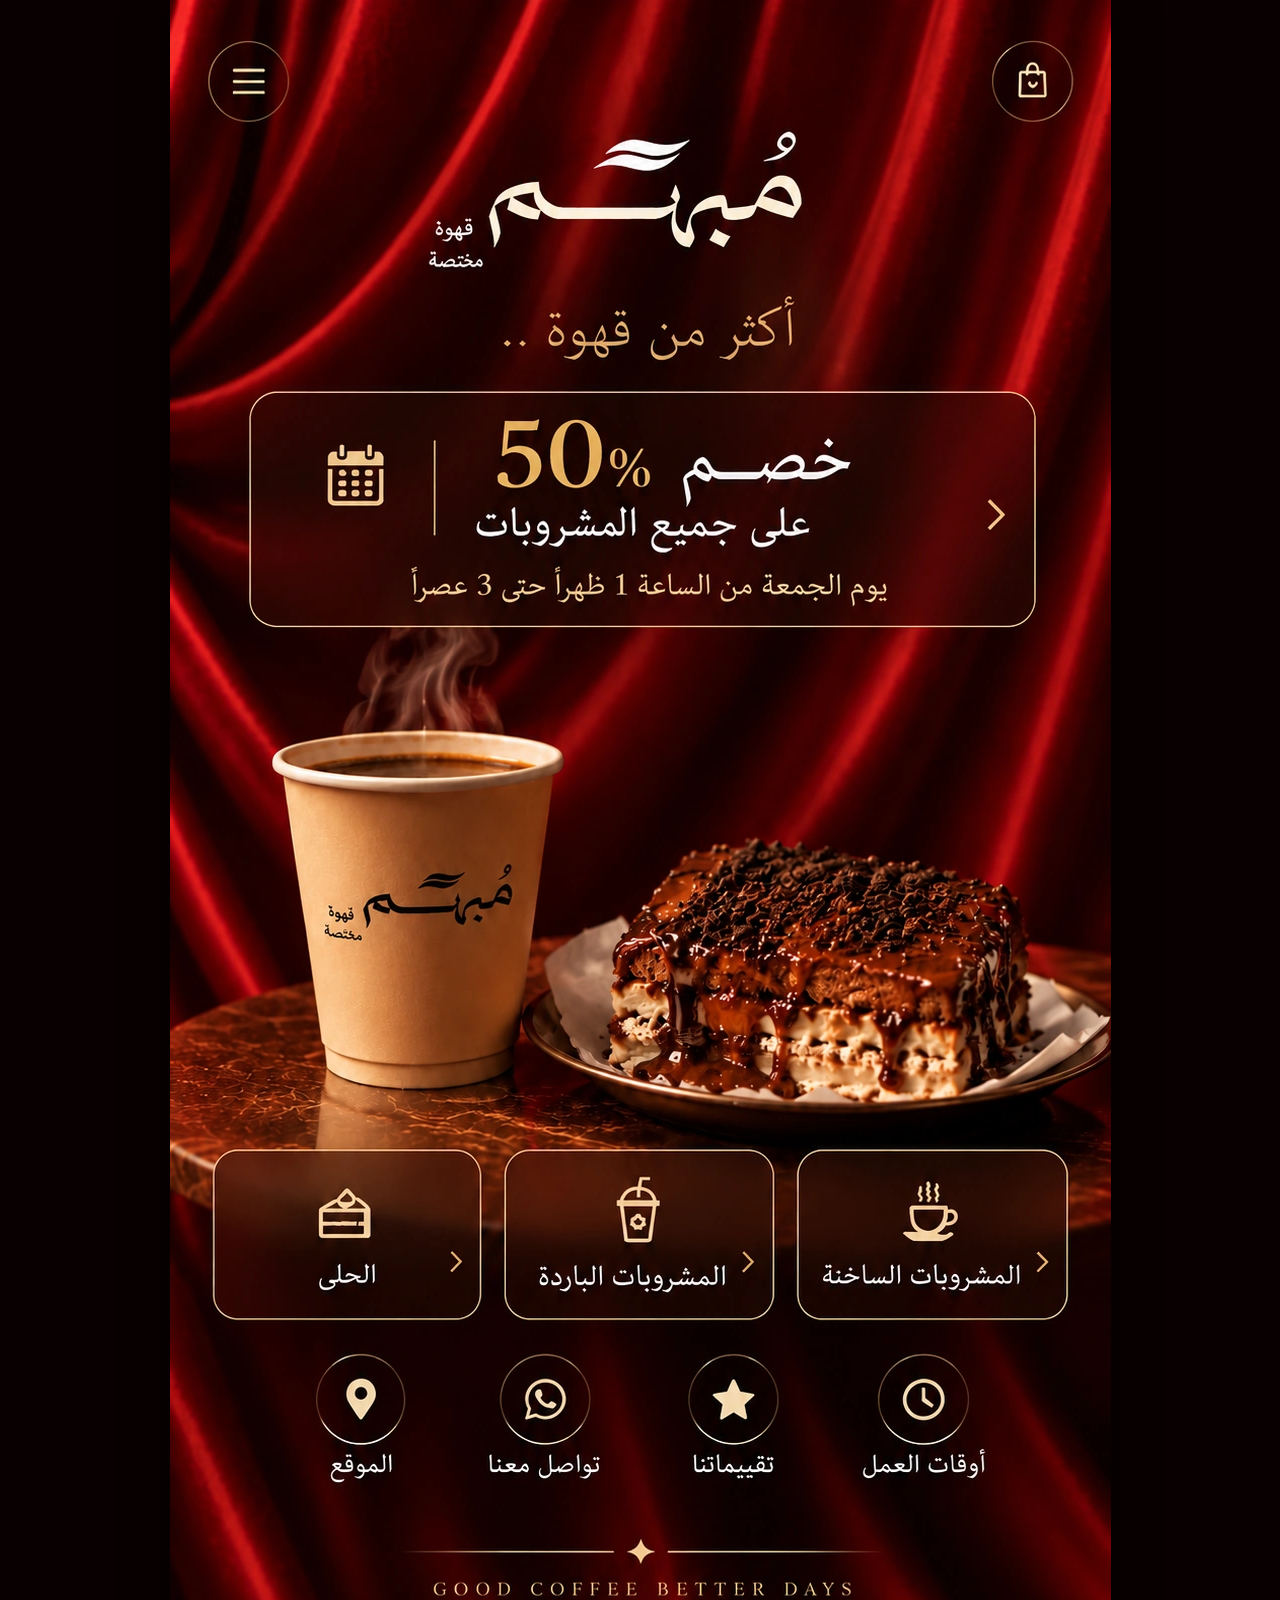
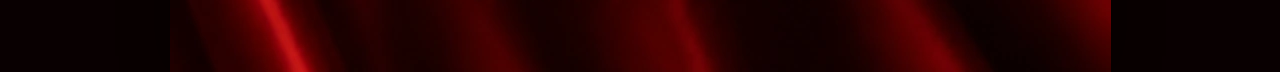
<file: index.html>
<!doctype html>
<html lang="ar" dir="rtl">
<head>
<meta charset="utf-8">
<meta name="viewport" content="width=device-width,initial-scale=1,viewport-fit=cover">
<meta name="theme-color" content="#120003">
<meta name="description" content="مبهم كافيه — قهوة مختصة">
<title>مبهم كافيه</title>
<link rel="preload" as="image" href="home.webp?v=101" imagesrcset="home.webp?v=101 941w" imagesizes="100vw">
<link rel="stylesheet" href="styles.css?v=25">
</head>
<body>
<main>
  <section class="home-art" aria-label="مبهم كافيه">
    <img src="home.webp?v=101" decoding="sync" fetchpriority="high" width="941" height="1672" sizes="100vw"
      alt="مبهم كافيه — أكثر من قهوة — خصم 50% على جميع المشروبات يوم الجمعة">
    <a class="hit hot-hit" href="#hot" aria-label="المشروبات الساخنة" title="المشروبات الساخنة"></a>
    <a class="hit cold-hit" href="#cold" aria-label="المشروبات الباردة" title="المشروبات الباردة"></a>
    <a class="hit dessert-hit" href="#desserts" aria-label="الحلى" title="الحلى"></a>
    <a class="hit hours-hit" href="#hours" aria-label="أوقات العمل"></a>
    <a class="hit reviews-hit" href="#reviews" aria-label="تقييماتنا"></a>
    <a class="hit contact-hit" href="#contact" aria-label="تواصل معنا"></a>
    <a class="hit location-hit" href="https://maps.app.goo.gl/avE111s9VQPScUmY9?g_st=ac" target="_blank" rel="noopener noreferrer" aria-label="الموقع"></a>
  </section>
  <section id="menu" class="menu-shell" aria-label="قائمة مبهم">
    <header class="menu-hero">
        <div class="menu-logo">
        <img class="brand-logo" src="mbhm-logo.webp?v=1" width="460" height="220" alt="مبهم — قهوة مختصة">
      </div>
      <div class="ornament">◆</div>
    </header>
    <nav class="menu-tabs" aria-label="أقسام المنيو">
      <a href="#hot" data-route="hot">المشروبات الساخنة</a>
      <a href="#cold" data-route="cold">المشروبات الباردة</a>
      <a href="#desserts" data-route="desserts">الحلى</a>
    </nav>
    <section class="menu-section" data-page="hot" id="hot">
      <h1>المشروبات الساخنة</h1><div class="gold-rule"></div>
      <ul class="items">
        <li><span>إسبريسو</span><b>10</b></li><li><span>أمريكانو</span><b>12</b></li><li><span>ميكاتو</span><b>10</b></li><li><span>كورتادو</span><b>12</b></li><li><span>كابتشينو</span><b>15</b></li><li><span>لاتيه</span><b>16</b></li><li><span>سبانش لاتيه</span><b>18</b></li><li><span>ماتشا</span><b>18</b></li><li><span>قهوة اليوم كبير</span><b>10</b></li><li><span>V60</span><b>18</b></li><li><span>V60 فاخر</span><b>21</b></li><li><span>فلات وايت</span><b>13</b></li><li><span>آيس وايت موكا</span><b>22</b></li>
      </ul>
    </section>
    <section class="menu-section" data-page="cold" id="cold">
      <h1>المشروبات الباردة</h1><div class="gold-rule"></div>
      <ul class="items">
        <li><span>آيس أمريكانو</span><b>12</b></li><li><span>آيس لاتيه</span><b>16</b></li><li><span>آيس سبانش لاتيه</span><b>18</b></li><li><span>ماتشا</span><b>18</b></li><li><span>قهوة اليوم كبير</span><b>10</b></li><li><span>V60</span><b>18</b></li><li><span>V60 فاخر</span><b>21</b></li><li><span>آيس وايت موكا</span><b>22</b></li><li><span>كركديه كبير</span><b>10</b></li>
      </ul>
    </section>
    <section class="menu-section desserts-page" data-page="desserts" id="desserts">
      <h1>الحلى</h1><div class="gold-rule"></div>
      <ul class="items">
        <li><span>كوكيز</span><b>10</b></li><li><span>سينابون</span><b>18</b></li><li><span>كيكة عسل</span><b>20</b></li><li><span>دوليتشي</span><b>20</b></li><li><span>سولتد كراميل بيكان</span><b>22</b></li><li><span>تشيز كيك مدريد</span><b>24</b></li><li><span>سينابون الحليب المحموس</span><b>20</b></li><li><span>كرنشي كيك</span><b>24</b></li><li><span>لندن كيك</span><b>22</b></li>
      </ul>
    </section>
    <div class="menu-decoration" aria-hidden="true"><span class="frame"></span><span class="branch">✦</span></div>
    <section class="info-grid">
      <div id="hours" class="info-card"><span class="info-icon">◷</span><h2>أوقات العمل</h2><p>الأحد – الخميس: 6:00 ص – 3:00 ص<br>الجمعة: 1:00 م – 3:00 ص<br>السبت: 4:00 م – 3:00 ص</p></div>
      <a id="reviews" class="info-card reviews-card" href="https://maps.app.goo.gl/avE111s9VQPScUmY9?g_st=ac" target="_blank" rel="noopener noreferrer" aria-label="عرض تقييمات مبهم كافيه على Google Maps"><span class="info-icon">★</span><h2>تقييماتنا</h2><div class="google-stars" aria-label="تقييمات Google">★ ★ ★ ★ ★</div><p>عرض تقييماتنا على Google Maps</p></a>
      <div id="contact" class="info-card"><span class="info-icon">◉</span><h2>تواصل معنا</h2><p>تواصل مع MBHM Cafe عبر القنوات الرسمية.</p></div>
      <a id="location" class="info-card location-card" href="https://maps.app.goo.gl/avE111s9VQPScUmY9?g_st=ac" target="_blank" rel="noopener noreferrer" aria-label="فتح موقع الكوفي على خرائط Google"><span class="info-icon">●</span><h2>الموقع</h2><p>فتح موقع الكوفي على خرائط Google</p></a>
      <a id="instagram" class="info-card social-card" href="https://www.instagram.com/mbhm.cafe?igsi=ZGljbmFuNnZsdms1" target="_blank" rel="noopener noreferrer" aria-label="Instagram MBHM Cafe"><span class="info-icon">◎</span><h2>إنستقرام</h2><p>@mbhm.cafe</p></a>
      <a id="tiktok" class="info-card social-card" href="https://www.tiktok.com/@mbhm.cafe?_r=1&_t=ZS-99T4eKH7QUG" target="_blank" rel="noopener noreferrer" aria-label="TikTok MBHM Cafe"><span class="info-icon">♪</span><h2>تيك توك</h2><p>@mbhm.cafe</p></a>
    </section>
    <footer class="menu-footer"><div>✦</div><p>GOOD COFFEE&nbsp;&nbsp; BETTER DAYS</p><small>MBHM CAFÉ</small></footer>
  </section>
</main>
<script src="script.js?v=10"></script>
</body>
</html>
</file>
<file: styles.css>
:root{--gold:#d6b35c;--gold2:#a98231;--cream:#f7ead4;--wine:#170003;--wine2:#2b0005}
*{box-sizing:border-box}
html{scroll-behavior:smooth;scroll-padding-top:18px}
body{margin:0;background:#090001;color:var(--cream);font-family:Georgia,"Times New Roman",serif}
main{min-height:100vh}
.home-art{position:relative;width:min(100%,941px);margin:0 auto;line-height:0;background:#120003;overflow:hidden}
.home-art img{display:block;width:100%;height:auto;max-width:100%;image-rendering:auto;transform:none;backface-visibility:visible;-webkit-backface-visibility:visible;filter:none;-webkit-font-smoothing:antialiased}
.home-art{isolation:isolate}
.hit{position:absolute;display:block;z-index:4;cursor:pointer;border-radius:24px;-webkit-tap-highlight-color:transparent;touch-action:manipulation;outline:none}
.hit:focus-visible{outline:2px solid var(--gold);outline-offset:3px}.hit:active{background:rgba(214,179,92,.10);box-shadow:inset 0 0 0 1px rgba(214,179,92,.28)}
.menu-hit{top:2.2%;left:2.8%;width:12%;height:8%}
.cart-hit{top:2.2%;right:2.8%;width:12%;height:8%}
.hot-hit{right:4.2%;top:68.6%;width:27.8%;height:10.2%}
.cold-hit{right:35.9%;top:68.6%;width:28.2%;height:10.2%}
.dessert-hit{left:4.2%;top:68.6%;width:28.2%;height:10.2%}
.hours-hit{right:5%;top:80.3%;width:18.5%;height:9.2%}
.reviews-hit{right:28.9%;top:80.3%;width:18.5%;height:9.2%}
.contact-hit{left:28.9%;top:80.3%;width:18.5%;height:9.2%}
.location-hit{left:5%;top:80.3%;width:18.5%;height:9.2%}

.menu-shell{display:none;position:relative;width:min(100%,941px);margin:0 auto;min-height:100vh;overflow:hidden;background:
radial-gradient(ellipse at 50% 18%,rgba(111,0,12,.34),transparent 42%),
linear-gradient(90deg,rgba(67,0,8,.45),transparent 28%,rgba(76,0,8,.3) 55%,transparent 82%),
linear-gradient(180deg,#250006,#120002 52%,#210005);box-shadow:inset 0 0 90px rgba(0,0,0,.55)}
.menu-shell:before{content:"";position:absolute;inset:0;pointer-events:none;opacity:.35;background:repeating-linear-gradient(92deg,transparent 0 65px,rgba(255,255,255,.025) 68px,transparent 73px)}
.menu-shell.active{display:block}
.menu-hero{position:relative;padding:62px 26px 20px;text-align:center;min-height:205px}
.menu-hero:before,.menu-hero:after{content:"";position:absolute;top:18px;width:46%;height:22px;background:radial-gradient(circle,rgba(255,239,201,.9) 0 2px,transparent 3px) 0 0/48px 18px,linear-gradient(165deg,transparent 48%,rgba(218,184,102,.7) 49% 51%,transparent 52%);opacity:.9}
.menu-hero:before{right:0;transform:rotate(-3deg)}
.menu-hero:after{left:0;transform:scaleX(-1) rotate(-3deg)}
.menu-logo{display:flex;justify-content:center;align-items:center;position:relative;height:112px;margin:0 auto;overflow:visible}
.brand-logo{display:block;width:300px;height:auto;max-width:72vw;object-fit:contain;filter:drop-shadow(0 2px 7px rgba(0,0,0,.55))}
.ornament{color:var(--gold);font-size:12px;margin-top:27px}
.menu-tabs{position:relative;z-index:3;display:flex;gap:6px;margin:0 22px 28px;padding:10px 0;border-top:1px solid var(--gold);border-bottom:1px solid rgba(214,179,92,.55)}
.menu-tabs a{flex:1;text-align:center;text-decoration:none;color:var(--cream);font-family:Arial,sans-serif;font-weight:700;font-size:15px;padding:10px 4px;border-radius:10px}
.menu-tabs a.active{color:#fff0d0;background:rgba(112,0,12,.38);box-shadow:inset 0 0 0 1px rgba(214,179,92,.28)}
.menu-section{position:relative;z-index:2;display:none;padding:6px 36px 30px;min-height:600px}
.menu-section.active{display:block;animation:fade .28s ease}
.menu-section h1{text-align:center;font-size:34px;margin:0;color:var(--cream);font-weight:700;text-shadow:0 2px 10px #000}
.gold-rule{height:1px;margin:15px auto 28px;max-width:92%;background:linear-gradient(90deg,transparent,var(--gold),transparent);position:relative}
.gold-rule:after{content:"◆";position:absolute;left:50%;top:-8px;transform:translateX(-50%);font-size:11px;color:var(--gold);background:#210005;padding:0 10px}
.items{list-style:none;padding:0;margin:0}
.items li{display:flex;align-items:center;gap:12px;min-height:50px;border-bottom:1px dotted rgba(215,180,94,.28);font-family:Arial,sans-serif;font-size:18px;color:#f2e4cf}
.items li span{order:1;white-space:nowrap}
.items li:after{content:"";order:2;flex:1;border-bottom:1px dotted rgba(215,180,94,.3);margin-top:12px}
.items li b{order:3;min-width:38px;text-align:center;color:var(--gold);font-family:Georgia,serif;font-size:19px;font-weight:500}
.menu-decoration{height:120px;position:relative;overflow:hidden;margin-top:-5px;border-top:1px solid rgba(214,179,92,.12)}
.menu-decoration:before{content:"";position:absolute;right:-40px;bottom:-75px;width:240px;height:180px;border-radius:50%;border:5px solid rgba(155,115,45,.45);transform:rotate(-12deg)}
.menu-decoration .frame{position:absolute;left:-34px;bottom:-75px;width:230px;height:150px;border:8px solid rgba(154,112,45,.45);transform:rotate(-3deg);box-shadow:0 0 0 3px rgba(70,34,5,.8),inset 0 0 25px #000}
.menu-decoration .branch{position:absolute;left:74px;bottom:25px;color:#8b602d;font-size:55px;transform:rotate(-20deg)}
.info-grid{position:relative;z-index:2;display:grid;grid-template-columns:1fr 1fr;gap:1px;margin:0 24px;border-top:1px solid rgba(214,179,92,.18)}
.info-card{text-align:center;padding:34px 12px;border-bottom:1px solid rgba(214,179,92,.16);min-height:150px}
.info-icon{display:block;color:var(--gold);font-size:24px;margin-bottom:8px}
.info-card h2{font-size:21px;margin:0 0 10px}
.info-card p{font-family:Arial,sans-serif;font-size:12px;line-height:1.7;color:#dbc89f;margin:0}
.menu-footer{text-align:center;color:var(--gold);padding:35px 20px 55px;position:relative;z-index:2}
.menu-footer p{letter-spacing:5px;font-size:11px;margin:10px 0}
.menu-footer small{letter-spacing:6px;font-size:9px}
@keyframes fade{from{opacity:0;transform:translateY(8px)}to{opacity:1;transform:none}}
@media(max-width:600px){
 .menu-hero{min-height:190px;padding-top:60px}
 .menu-logo{height:104px}
 .brand-logo{width:285px;max-width:78vw}
 .menu-tabs{margin:0 14px 22px}
 .menu-tabs a{font-size:13px;padding:9px 2px}
 .menu-section{padding:4px 22px 28px;min-height:540px}
 .menu-section h1{font-size:29px}
 .items li{min-height:47px;font-size:16px;gap:9px}
 .items li b{font-size:17px;min-width:34px}
 .info-grid{grid-template-columns:1fr;margin:0 14px}
}

.location-card{color:inherit;text-decoration:none;cursor:pointer}.location-card:active{transform:translateY(1px)}

.social-card{color:inherit;text-decoration:none;cursor:pointer}.social-card:active{transform:translateY(1px)}

.reviews-card{color:inherit;text-decoration:none;cursor:pointer}.reviews-card:active{transform:translateY(1px)}.google-stars{letter-spacing:3px;font-size:1.15rem;margin:.35rem 0;color:var(--gold)}


/* Responsive presentation: preserve the artwork ratio while giving every viewport
   its own comfortable scale, spacing and typography. */
html{width:100%;min-height:100%;-webkit-text-size-adjust:100%}
body{min-width:320px;overflow-x:hidden}
.home-art,.menu-shell{max-width:941px}
.home-art img{width:100%;height:auto;min-height:0}
@media (min-width:942px){
  .home-art,.menu-shell{box-shadow:0 0 45px rgba(0,0,0,.45)}
}
@media (min-width:601px) and (max-width:1100px){
  .menu-hero{padding-top:clamp(54px,7vw,70px)}
  .brand-logo{width:clamp(270px,34vw,330px)}
  .menu-tabs{margin-left:clamp(18px,3vw,30px);margin-right:clamp(18px,3vw,30px)}
  .menu-section{padding-left:clamp(26px,4vw,44px);padding-right:clamp(26px,4vw,44px)}
}
@media (max-width:600px){
  .home-art{width:100%;max-width:941px}
  .menu-shell{width:100%;max-width:941px}
  .menu-hero{padding-top:max(52px,env(safe-area-inset-top));padding-left:14px;padding-right:14px}
  .menu-logo{height:clamp(92px,25vw,112px)}
  .brand-logo{width:min(300px,76vw);max-width:76vw}
  .menu-tabs{gap:4px;margin-left:10px;margin-right:10px}
  .menu-tabs a{font-size:clamp(12px,3.4vw,14px);padding:9px 2px}
  .menu-section{padding-left:clamp(16px,5vw,26px);padding-right:clamp(16px,5vw,26px)}
  .menu-section h1{font-size:clamp(26px,7vw,31px)}
  .items li{font-size:clamp(15px,4.1vw,17px)}
  .items li span{white-space:normal}
  .info-card{padding:30px 16px}
  .menu-footer{padding-bottom:max(42px,calc(42px + env(safe-area-inset-bottom)))}
}
@media (max-width:380px){
  .menu-tabs a{font-size:12px}
  .menu-section{padding-left:14px;padding-right:14px}
  .items li{font-size:14px;gap:7px}
  .items li b{min-width:30px;font-size:16px}
}
@media (orientation:landscape) and (max-height:600px){
  .menu-hero{padding-top:34px;min-height:145px}
  .menu-logo{height:76px}
  .brand-logo{width:230px}
  .menu-tabs{margin-bottom:16px}
}
@media (prefers-reduced-motion:reduce){
  html{scroll-behavior:auto}
  .menu-section.active{animation:none}
}
</file>
